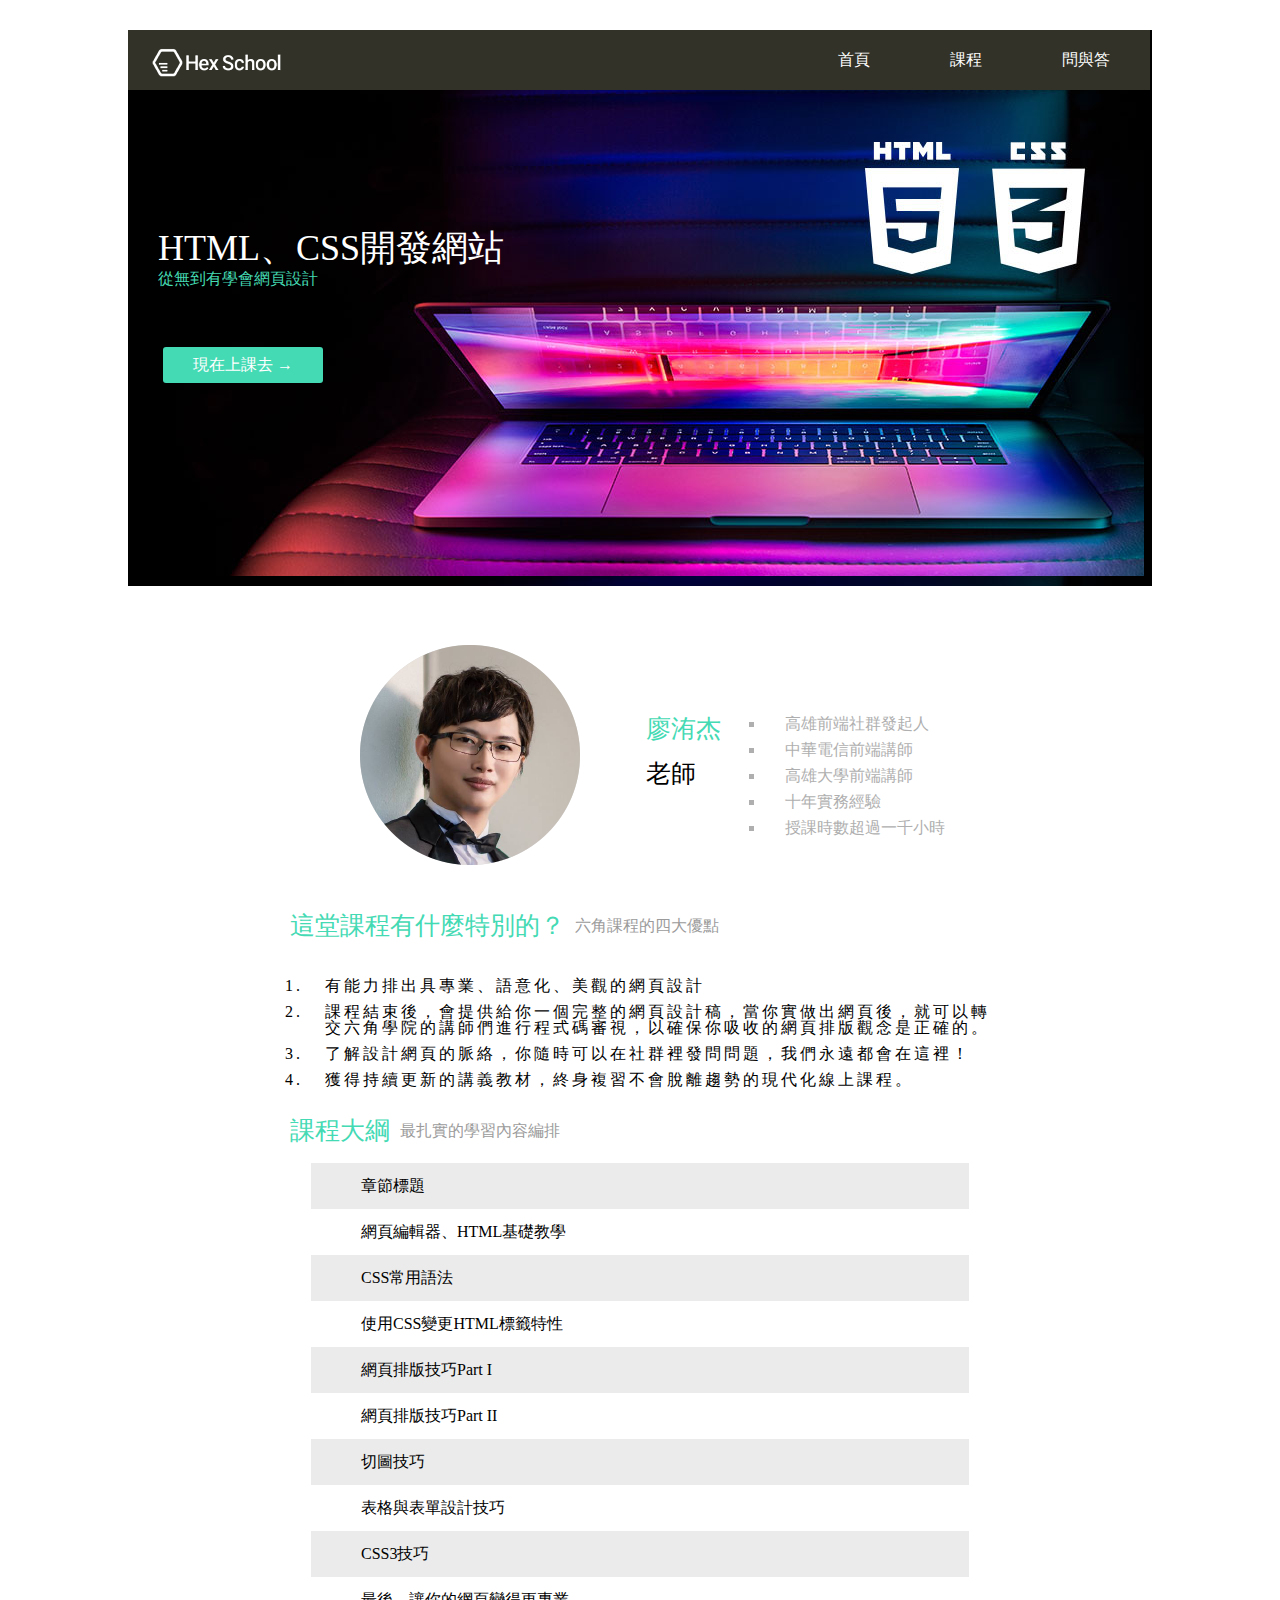
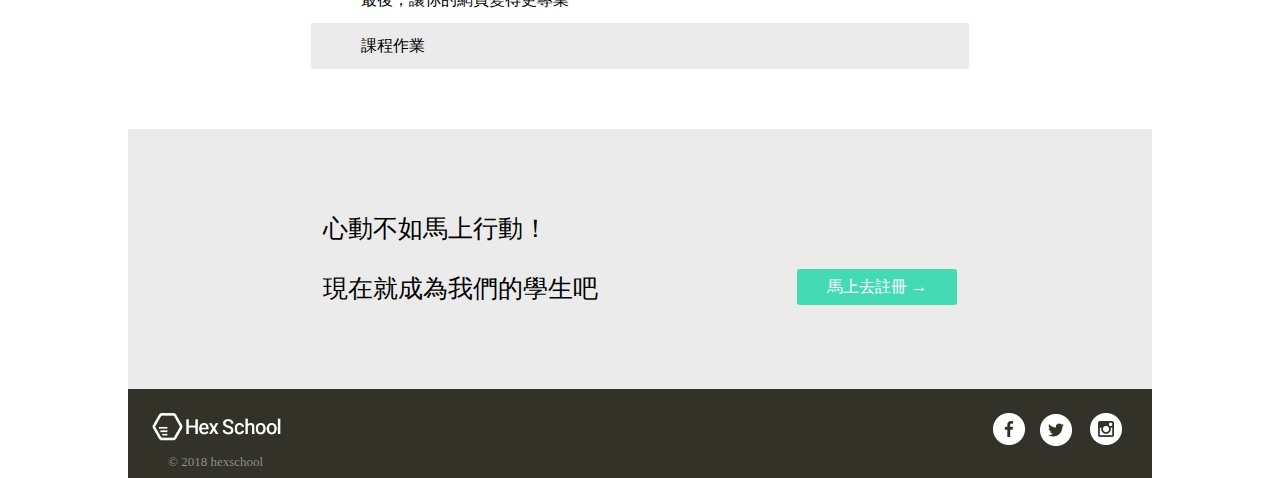
<file: course.html>
<!DOCTYPE html>
<html lang="en">
<head>
    <meta charset="UTF-8">
    <meta name="viewport" content="width=device-width, initial-scale=1.0">
    <title>六角學院</title>
    <link rel="icon" href="https://www.hexschool.com/favicon.ico">
    <meta property="og:title" content=" 帶你學到會的線上課程  | 六角學院">
    <meta property="og:description" content=" 打破影音課程售後不理，我們在線上等著你。 ">
    <meta property="og:image" content="https://firebasestorage.googleapis.com/v0/b/hexschool-api.appspot.com/o/web%2Forder%2Fhtml_new.png?alt=media&amp;token=5374874e-0efe-491f-be41-8c5b8ef75730">
    <meta property="fb:app_id" content="760173380749493">
    <meta property="og:site_name" content="六角學院">
    <meta property="og:locale" content="zh_TW">
    <link rel="alternative" href="https://www.hexschool.com/atom.xml" title="六角學院" type="application/atom+xml">
    <meta content=" 打破影音課程售後不理，我們在線上等著你。 " name="description">
    <meta content="線上課程, 網頁設計, 前端, HTML, CSS, jQuery, javascript" name="keywords">
    <link rel="stylesheet" href="style.css">
</head>
<body>
    <div class="wrap">
        <header>
            <div class="jumbotronCourse">
                <div class="jumbotronCourse-font">
                <h2>HTML、CSS開發網站</h2>
                <p>從無到有學會網頁設計</p>
                    <a href="#">
                        <div class="jumbotronCourse-btn">
                            <p>現在上課去 → </p>	
                        </div>
                    </a>
                </div>
            </div>
        </header>
        <nav>
            <h1><a href="#">hexschool</a></h1>
            <ul class="topmenu">
    
                <li><a href="index.html">首頁</a></li>
                <li><a href="course.html">課程</a></li>
                <li><a href="paq.html">問與答</a></li>
            </ul>
        </nav>
        <div class="content">
                <div class="teacherInfo">
                    <div class="teach">
                        <img src="img/teacher.jpg" alt="老師照片">	
                    </div>
                    <div class="teach-name">
                        <h3>廖洧杰</h3>
                        <p>老師</p>
                    </div>
                    <div class="teach-expe">
                        <ul>
                            <li>高雄前端社群發起人</li>
                            <li>中華電信前端講師</li>
                            <li>高雄大學前端講師</li>
                            <li>十年實務經驗</li>
                            <li>授課時數超過一千小時</li>
                        </ul>
                    </div>
                </div>
                
                    <div class="courseTitle">
                        <h3>這堂課程有什麼特別的？</h3>
                        <span>六角課程的四大優點</span>
                     </div>
                     <div class="courseIntro">
                        <ol>
                            <li>有能力排出具專業、語意化、美觀的網頁設計</li>
                            <li>課程結束後，會提供給你一個完整的網頁設計稿，當你實做出網頁後，就可以轉交六角學院的講師們進行程式碼審視，以確保你吸收的網頁排版觀念是正確的。</li>
                            <li>了解設計網頁的脈絡，你隨時可以在社群裡發問問題，我們永遠都會在這裡！</li>
                            <li>獲得持續更新的講義教材，終身複習不會脫離趨勢的現代化線上課程。</li>
                        </ol>
                     </div>
                
                        <div class="courseTitle">
                            <h3>課程大綱</h3>
                            <span>最扎實的學習內容編排</span>
                         </div>
                        <div class="table-wrapper">
                            <table>
                                <tr>
                                    <td>章節標題</td>
                                </tr>
                                <tr>
                                    <td>網頁編輯器、HTML基礎教學</td>
                                </tr>
                                <tr>
                                    <td>CSS常用語法</td>
                                </tr>
                                <tr>
                                    <td>使用CSS變更HTML標籤特性</td>
                                </tr>
                                <tr>
                                    <td>網頁排版技巧Part I</td>
                                </tr>
                                <tr>
                                    <td>網頁排版技巧Part II</td>
                                </tr>
                                <tr>
                                    <td>切圖技巧</td>
                                </tr>
                                <tr>
                                    <td>表格與表單設計技巧</td>
                                </tr>
                                <tr>
                                    <td>CSS3技巧</td>
                                </tr>
                                <tr>
                                    <td>最後，讓你的網頁變得更專業</td>
                                </tr>
                                <tr>
                                    <td>課程作業</td>
                                </tr>
                            </table>
                        </div>
    
           
        </div>

        <div class="info">
            <div class="infotext">
            <p>心動不如馬上行動！<br>現在就成為我們的學生吧</p>
        </div>
        <div class="info-btn">
            <div class="jumbotron-btn">
                <p>馬上去註冊 → </p>	
            </div>
        </div>
        </div>
    
    <div class="footer">
        <div class="footerLogo">
            <img src="img/footer-logo.png" alt="六角logo">
            <p>© 2018 hexschool</p>
        </div>
        <div class="footerNav">
            <ul class="iconList">
                <li><img src="img/fbicon.png" alt="fbicon"></li>
                <li><img src="img/twittericon.png" alt="twittericon"></li>
                <li><img src="img/instagramicon.png" alt="instagramicon"></li>
            </ul>
        </div>
    </div>
        
    </div>
   
</body>
</html>
</file>
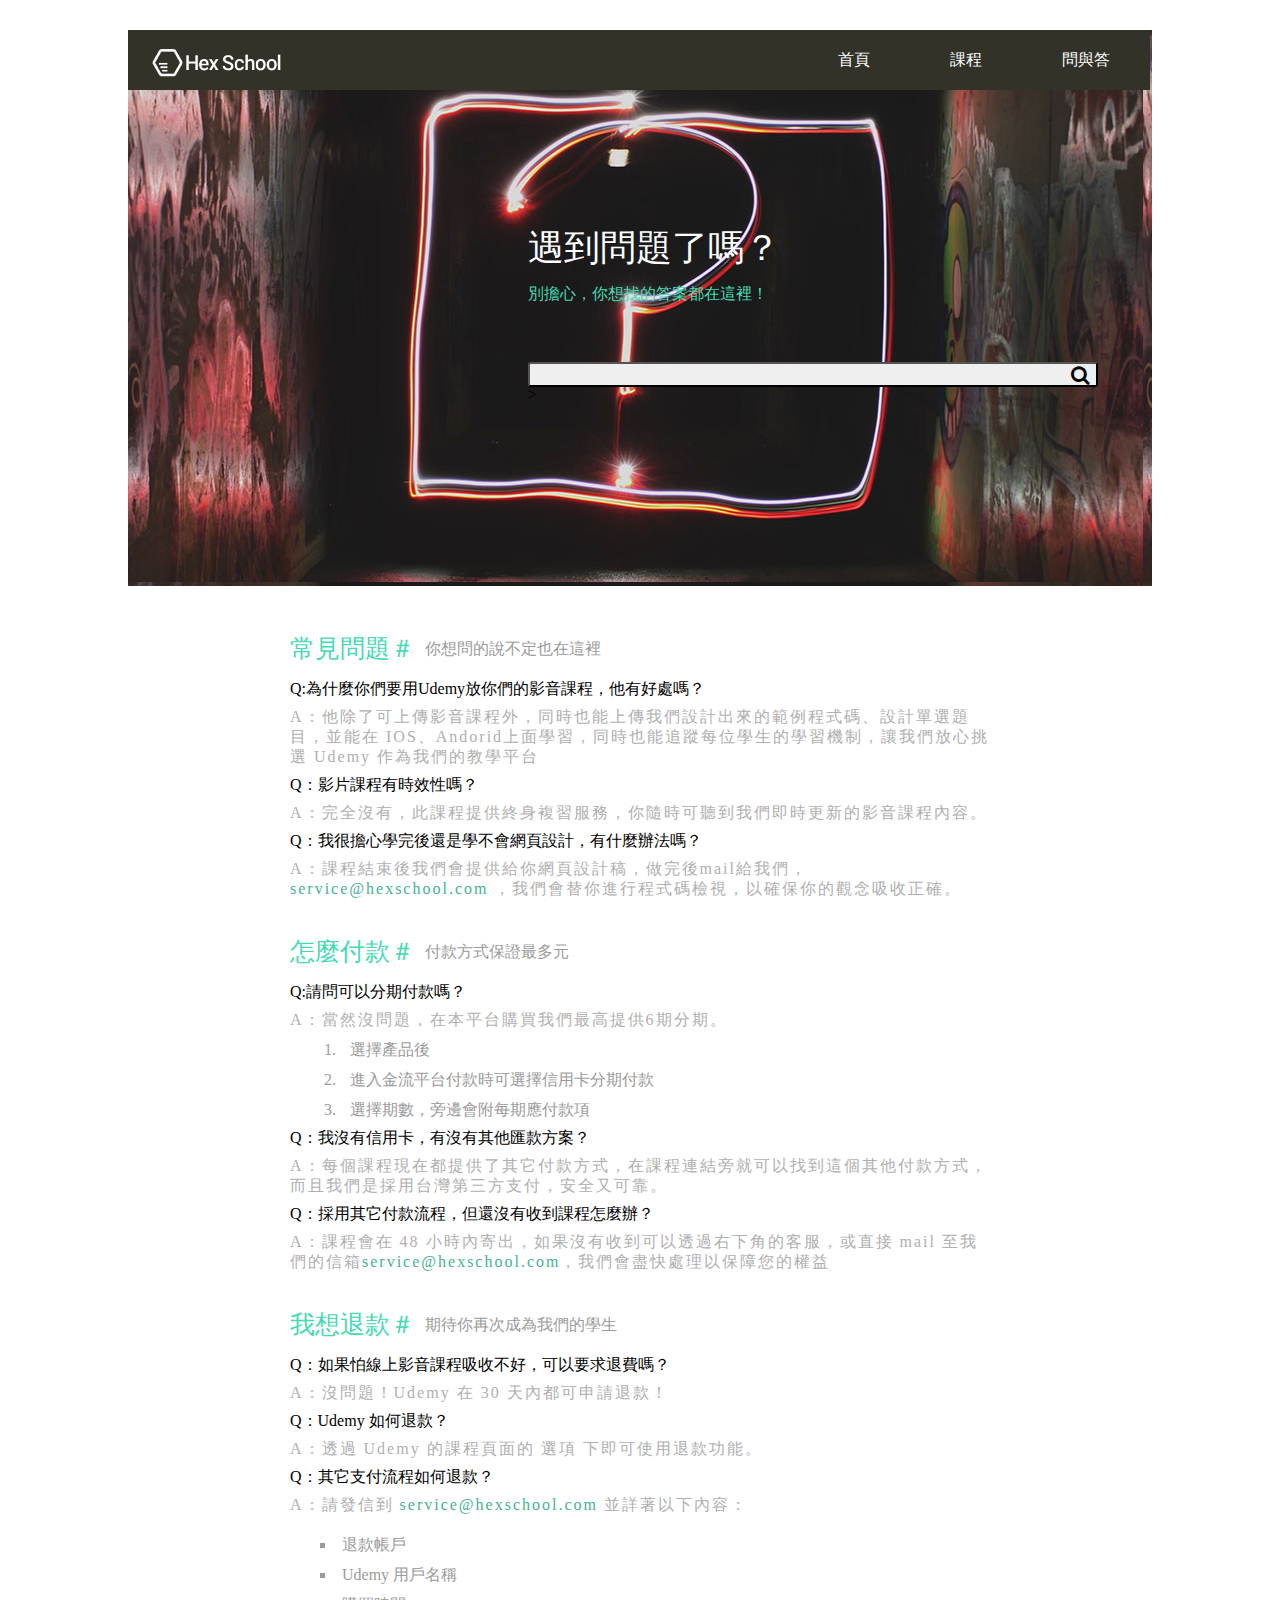
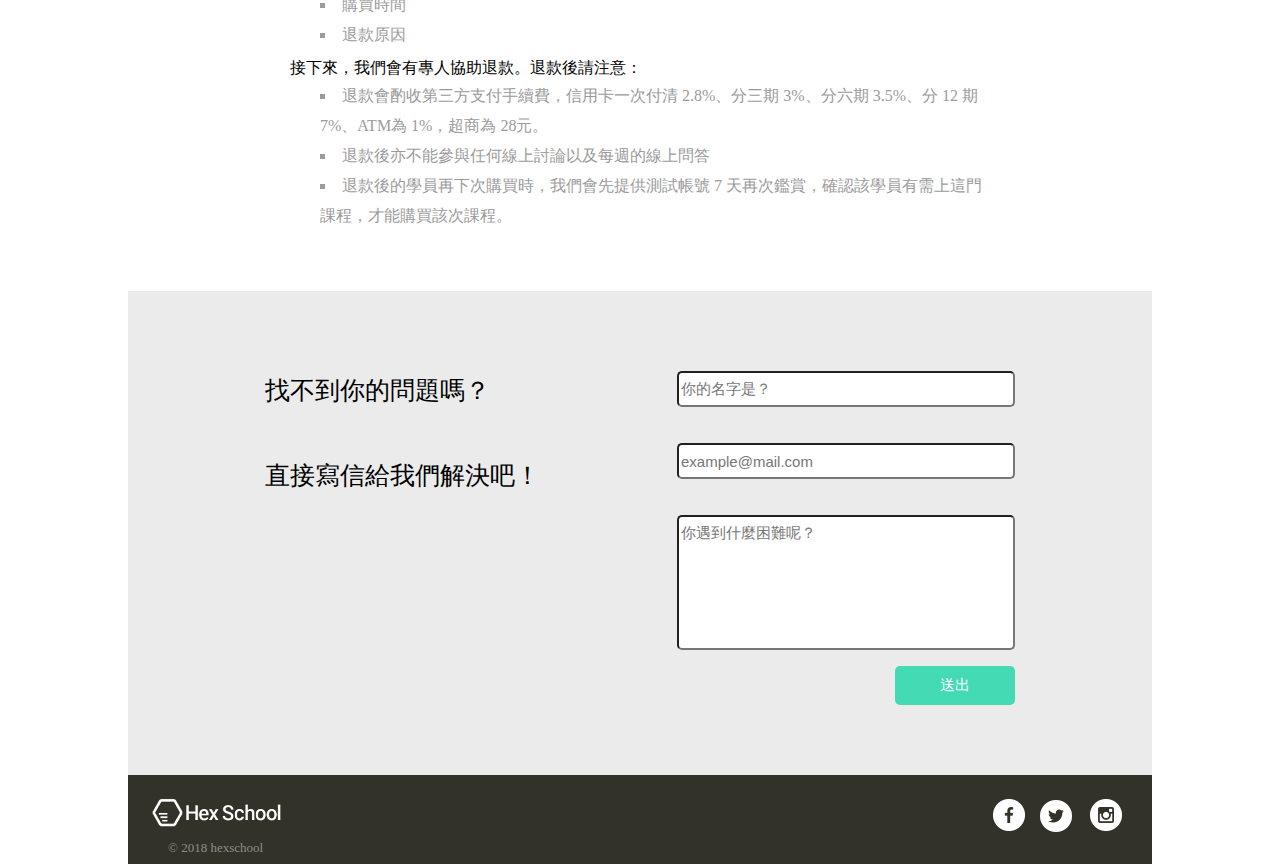
<file: paq.html>
<!DOCTYPE html>
<html lang="en">
<head>
    <meta charset="UTF-8">
    <meta name="viewport" content="width=device-width, initial-scale=1.0">
    <title>六角學院</title>
    <link rel="icon" href="https://www.hexschool.com/favicon.ico">
    <meta property="og:title" content=" 帶你學到會的線上課程  | 六角學院">
    <meta property="og:description" content=" 打破影音課程售後不理，我們在線上等著你。 ">
    <meta property="og:image" content="https://firebasestorage.googleapis.com/v0/b/hexschool-api.appspot.com/o/web%2Forder%2Fhtml_new.png?alt=media&amp;token=5374874e-0efe-491f-be41-8c5b8ef75730">
    <meta property="fb:app_id" content="760173380749493">
    <meta property="og:site_name" content="六角學院">
    <meta property="og:locale" content="zh_TW">
    <link rel="alternative" href="https://www.hexschool.com/atom.xml" title="六角學院" type="application/atom+xml">
    <meta content=" 打破影音課程售後不理，我們在線上等著你。 " name="description">
    <meta content="線上課程, 網頁設計, 前端, HTML, CSS, jQuery, javascript" name="keywords">
    <link rel="stylesheet" href="style.css">
    <link rel="stylesheet" href="https://cdnjs.cloudflare.com/ajax/libs/font-awesome/4.7.0/css/font-awesome.min.css">

</head>
<body>
    <div class="wrap">
        <header>
            <div class="jumbotronPaq">
                <div class="jumbotronPaq-font">
                    <h2>遇到問題了嗎？</h2>
                    <p>別擔心，你想找的答案都在這裡！</p>
                    <div class="search">
                        <button type="submit"><i class="fa fa-search"></i></button>
                    </div>
                </div>
                >
            </div>
        </header>
        <nav>
            <h1><a href="#">hexschool</a></h1>
            <ul class="topmenu">
    
                <li><a href="index.html">首頁</a></li>
                <li><a href="course.html">課程</a></li>
                <li><a href="paq.html">問與答</a></li>
            </ul>
        </nav>
        <div class="content">
            <div class="coursePaq">
                <div class="paqQuestion">
                    <div class="courseTitle">
                        <h3>常見問題＃</h3>
                        <span>你想問的說不定也在這裡</span>
                    </div>
                    
                    <h4>Q:為什麼你們要用Udemy放你們的影音課程，他有好處嗎？</h4>
                    <p>A：他除了可上傳影音課程外，同時也能上傳我們設計出來的範例程式碼、設計單選題目，並能在 IOS、Andorid上面學習，同時也能追蹤每位學生的學習機制，讓我們放心挑選 Udemy 作為我們的教學平台</p>
                    <h4>Q：影片課程有時效性嗎？</h4>	
                    <p>A：完全沒有，此課程提供終身複習服務，你隨時可聽到我們即時更新的影音課程內容。</p>
                    <h4>Q：我很擔心學完後還是學不會網頁設計，有什麼辦法嗎？</h4>
                    <p>A：課程結束後我們會提供給你網頁設計稿，做完後mail給我們，<span class="color">service@hexschool.com</span>
                    ，我們會替你進行程式碼檢視，以確保你的觀念吸收正確。</p>
                </div>
                
                <div class="paqPayment">
                    <div class="courseTitle">
                        <h3>怎麼付款＃</h3>
                        <span>付款方式保證最多元</span>
                    </div>
                    
                    <h4>Q:請問可以分期付款嗎？</h4>
                    <p>A：當然沒問題，在本平台購買我們最高提供6期分期。</p>
                    <ol>
                        <li>選擇產品後</li>
                        <li>進入金流平台付款時可選擇信用卡分期付款</li>
                        <li>選擇期數，旁邊會附每期應付款項</li>
                    </ol>
                    <h4>Q：我沒有信用卡，有沒有其他匯款方案？</h4>	
                    <p>A：每個課程現在都提供了其它付款方式，在課程連結旁就可以找到這個其他付款方式，而且我們是採用台灣第三方支付，安全又可靠。</p>
    
                    <h4>Q：採用其它付款流程，但還沒有收到課程怎麼辦？</h4>
                    <p>A：課程會在 48 小時內寄出，如果沒有收到可以透過右下角的客服，或直接 mail 至我們的信箱<span class="color">service@hexschool.com</span>，我們會盡快處理以保障您的權益</p>
                </div>
            
                <div class="paqRefund">
                    <div class="courseTitle">
                        <h3>我想退款＃</h3>
                        <span>期待你再次成為我們的學生</span>
                    </div>
                    
                    <h4>Q：如果怕線上影音課程吸收不好，可以要求退費嗎？</h4>	
                    <p>A：沒問題！Udemy 在 30 天內都可申請退款！</p>
                    <h4>Q：Udemy 如何退款？</h4>
                    <p>A：透過 Udemy 的課程頁面的 選項 下即可使用退款功能。</p>
                    <h4>Q：其它支付流程如何退款？</h4>
                    <p>A：請發信到 <span class="color">service@hexschool.com </span>  
                    並詳著以下內容：</p>
                    <ul>
                        <li>退款帳戶</li>
                        <li>Udemy 用戶名稱</li>
                        <li>購買時間</li>
                        <li>退款原因</li>
                    </ul>
                    <h4>接下來，我們會有專人協助退款。退款後請注意：</h4>
                    <ul>
                        <li>退款會酌收第三方支付手續費，信用卡一次付清 2.8%、分三期 3%、分六期 3.5%、分 12 期 7%、ATM為 1%，超商為 28元。</li>
                        <li>退款後亦不能參與任何線上討論以及每週的線上問答</li>
                        <li>退款後的學員再下次購買時，我們會先提供測試帳號 7 天再次鑑賞，確認該學員有需上這門課程，才能購買該次課程。</li>
                    </ul>
                </div>
            
			</div>
        </div>
        <div class="info">
			<div class="infotext">
				<p>找不到你的問題嗎？</p><br>
				<p>直接寫信給我們解決吧！</p>
			</div>
			<div class="infodetail">
				<div class="input-wrapper">
					<input class="name-input" type="text" value="你的名字是？"></div>
					<br>
					<div class="input-wrapper">
						<input class="email-input" type="text" value="example@mail.com"></div>
						<br>
						<div class="input-wrapperText">
							<input class="text-input" type="text" value="你遇到什麼困難呢？"></div>
							<br>
							<input class="submit" type="submit" value="送出">
						</div>
					</div>
        
        <div class="footer">
        <div class="footerLogo">
            <img src="img/footer-logo.png" alt="六角logo">
            <p>© 2018 hexschool</p>
        </div>
        <div class="footerNav">
            <ul class="iconList">
                <li><img src="img/fbicon.png" alt="fbicon"></li>
                <li><img src="img/twittericon.png" alt="twittericon"></li>
                <li><img src="img/instagramicon.png" alt="instagramicon"></li>
            </ul>
        </div>
    </div>
        
    </div>
</body>
</html>
</file>
<file: style.css>
html, body, div, span, applet, object, iframe,
h1, h2, h3, h4, h5, h6, p, blockquote, pre,
a, abbr, acronym, address, big, cite, code,
del, dfn, em, img, ins, kbd, q, s, samp,
small, strike, strong, sub, sup, tt, var,
b, u, i, center,
dl, dt, dd, ol, ul, li,
fieldset, form, label, legend,
table, caption, tbody, tfoot, thead, tr, th, td,
article, aside, canvas, details, embed, 
figure, figcaption, footer, header, hgroup, 
menu, nav, output, ruby, section, summary,
time, mark, audio, video {
	margin: 0;
	padding: 0;
	border: 0;
	font-size: 100%;
	font: inherit;
	vertical-align: baseline;
}
/* HTML5 display-role reset for older browsers */
article, aside, details, figcaption, figure, 
footer, header, hgroup, menu, nav, section {
	display: block;
}
body {
	line-height: 1;
}
ol, ul {
	list-style: none;
}
blockquote, q {
	quotes: none;
}
blockquote:before, blockquote:after,
q:before, q:after {
	content: '';
	content: none;
}
table {
	border-collapse: collapse;
	border-spacing: 0;
}


.wrap {
    max-width: 1024px;
    margin-right: auto;
    margin-left: auto;
    margin-top: 30px;
    position: relative;
}

nav{
    background-color: rgba(50,50,40,1.0);
    position: absolute;
    top: 0;
    left: 0;
    display: flex;
    justify-content: space-between;
    width: 1022px;
    padding-top: 5px;
    padding-bottom: 5px;
}
nav h1 a{
    background-image: url(img/footer-logo.png);
    width: 151px;
	height: 50px;
	display: block;
	text-indent: 101%;
	overflow: hidden;
    white-space: nowrap;
    margin-left: 10px;
}
.topmenu{
    display: flex;
    justify-content: space-between;
    align-items: center;
}

.topmenu li{
    padding-right: 40px;
    padding-left: 40px;
}

.topmenu li a {
    text-decoration: none;
    display: block;
    color: #fff;
    padding-top: 10px;
    padding-bottom: 10px;
}

.topmenu li a:hover{
    color: #00ffa2;
    border-bottom:  3px solid #00ffa2;
    padding-bottom: 20px;
}

.jumbotron{
    position: relative;
    background-image: url(img/indeximg.jpg);
    height: 556px;
    max-width: 100%;
}

.jumbotron-font{
    position: absolute;
    top: 200px;
    left: 30px;
}
.jumbotron-font h2{
	font-size: 36px;
	color: #44dab4;
    font-family:serif,sans-serif,cursive,fantasy,monospace;
    padding-bottom: 30px;
}
.jumbotron-font span{
	font-size: 40px;
	color: #fff;
}

.jumbotron-btn p{
    background-color: #44dab4; 
	border: none;
	border-radius: 3px;
	color: white;
	padding: 10px 30px;
	text-align: center;
	display: inline-block;
	font-size: 16px;
	margin-left: 5px;
	margin-top: 20px;
}

.jumbotron-btn p:hover{
    cursor: pointer;
}

.jumbotronCourse{
    position: relative;
    background-image: url(img/courseimg.jpg);
    height: 556px;
    background-size:auto;
}

.jumbotronCourse-font{
    position: absolute;
    top: 200px;
    left: 30px;
}
.jumbotronCourse-font h2{
	font-size: 36px;
	color: #fff;
    font-family:serif,sans-serif,cursive,fantasy,monospace;
    padding-bottom: 5px;
}
.jumbotronCourse-font p{
    color: #44dab2;
    padding-bottom: 40px;
}

.jumbotronPaq{
    position: relative;
    background-image: url(img/qaaimg.jpg);
    height: 556px;
    background-size:auto;
}

.jumbotronPaq-font{
    position: absolute;
    top: 200px;
    left: 400px;
}

.jumbotronPaq-font h2{
	font-size: 36px;
	color: #fff;
    font-family:serif,sans-serif,cursive,fantasy,monospace;
}
.jumbotronPaq-font p{
    color: #44dab2;
    padding-top: 20px;
    padding-bottom: 40px;
}

.jumbotronCourse-btn p{
    background-color: #44dab4; 
	border: none;
	border-radius: 3px;
	color: white;
	padding: 10px 30px;
	text-align: center;
	display: inline-block;
	font-size: 16px;
	margin-left: 5px;
	margin-top: 20px;
}

.jumbotronCourse-btn p:hover{
    cursor: pointer;
}

.menu {
    display: flex;
}

.menu li{
    width: 80px;
    text-align: center;
}
.menu li a{
    display: block;
    text-decoration: none;
    color: #fff;
    padding-top: 10px;
    padding-bottom: 10px;

}
.menu li a:hover{
    color: #00ffa2;
    border-bottom: 1px solid #00ffa2;
}
.search{
	text-align: center;
	margin-top: 20px;
}
.search button{
	width: 570px;
	height: 25px;
	border-radius: 3px;
}
.search i{
	font-size: 20px;
	float: right;
}
.content{
    margin-top: 50px;
    margin-right: auto;
    margin-left: auto;
    width: 700px;
    margin-bottom: 60px;
}
.contentIndex{
    margin-top: 30px;
}

.courseNav{
    display: flex;
    justify-content: space-between;
    align-items: center;
    margin-bottom: 20px;
}
.courseTitle h3{
	color: #44dab4;
	font-size: 25px;
}
.courseTitle span{
	color: #9b9b9b;
	font-size: 16px;
	padding-left: 10px;
}
.courseTitle-btn p {
	border: 1px solid #44dab4;
	border-radius: 3px;
	color: #44dab4;
	padding: 3px;
	letter-spacing: 1px;
}
.courseTitle-btn p:hover{
        cursor: pointer;
}
.courseFee{
    margin-top: 30px;
}

.course{
    display: flex;
    justify-content: space-around;
}
.courseItem{
    width: 300px;
    border: 1px solid #fff;
	width: 270px;
	height: 270px;
	-webkit-box-shadow: 0 3px 8px  #ccc;  
	-moz-box-shadow: 0 3px 8px #ccc;  
	box-shadow:0 3px 8px #ccc;
	text-align: center;
	margin-right: 30px;
	padding: 5px;
}
.courseItem h2{
    text-align: center;
    font-size: 20px;
    padding-bottom: 15px;
}
.courseItem p{
    color: #9b9b9b;
	line-height: 25px;
	display: inline;
	word-spacing: 3px;
}
.coursePaq p{
    color: #afafaf;
    letter-spacing: 2px;
    line-height: 20px;
    padding-top: 10px;
    padding-bottom: 10px;
}

.diff{
    margin-top: 20px;
    margin-left: 65px;
}
.diff tr, .diff th, .diff td{
	border-top: 1px solid #ebebeb;
	border-bottom: 1px solid #ebebeb;
	text-align: center;
	padding:20px 65px 20px 60px;
	white-space: nowrap;
}
.diff th{
	background-color: #f7f7f7;
	color: black;
	font-weight:bold;
}

.color {
	color:#42b392;
}
.teacherInfo{
    display: flex;
    justify-content: space-evenly;
    margin-bottom: 30px;
}

.courseIntro{
    margin-bottom: 20px;
    display: flex;
    flex-direction: column;
    align-items: center;
}
.table-wrapper{
  display: flex;
  flex-direction: column;
  align-items: center; 
  margin-top: 20px;
}
.courseTitle{
    display: flex;
    align-items: center;
    margin-bottom: 20px;
}
.course-title{
    display: flex;
    align-items: center;
    justify-content: baseline;
}
.courseIntro ol{
    list-style-type: decimal;
	margin-left: 20px;
	margin-top: 20px;
	width: 680px;
}
.courseIntro li{
	padding-bottom: 10px;
    padding-left: 15px;
    letter-spacing:3px;
}
.teach-name h3{
	color: #44dab4;
	font-size: 25px;
	padding-top: 80px;
	padding-bottom: 20px;
}
.teach-name p{
	font-size: 25px;
	color: #000;
}
.teach-expe{
	color: #afafaf;
}
.teach-expe ul{
	list-style: square;
	margin-top: 80px;
}
.teach-expe li{
	padding-left: 20px;
	padding-bottom: 10px;
}

.info{
    background-color: #ebebeb;
    margin-top: 50px;	  
    display: flex;
    justify-content: space-evenly;
    padding-bottom: 70px;
}
.infotext{
	margin-top: 70px;
	font-size: 25px;
}
.infotext p{
    line-height: 60px;
}
.infodetail{
    margin-top: 80px;
    display: flex;
    flex-direction: column;
    align-items: flex-end;
    align-self: center;
}

.info-btn{
   margin-top: 120px;
}

.input-wrapper input{
	height: 30px;
	width: 330px;
	color: #777;
	font-size: 15px;
    border-radius: 5px;
}
.input-wrapper{
    margin-bottom: 20px;
}
.input-wrapperText .text-input {
    height: 30px;
	width: 330px;
	color: #777;
	font-size: 15px;
	border-radius: 5px;
	padding-bottom: 100px;
}
.submit{
	background-color: #44dab4; 
	border: none;
	color: white;
	padding: 10px ;
	width: 120px;
	text-align: center;
	text-decoration: none;
	display: inline-block;
	font-size: 15px;
	border-radius: 5px;
}
.submit:hover{
    cursor: pointer;
}


.table-wrapper tr:nth-child(even) {
	background: #fff;
}

.table-wrapper tr:nth-child(odd) {
	background-color: #ebebeb;
}

.table-wrapper td{
	text-align: left;
	padding:15px 400px 15px 50px;
}
.paqPayment{
    margin-top: 30px;
    margin-bottom: 30px;
}
.paqPayment ol{
    list-style-type: decimal;
    color: #9b9b9b;
    margin-left: 50px;
}
.paqPayment li{
    padding-bottom: 10px;
    line-height: 20px;
    padding-left: 10px;
}
.paqRefund ul{
    list-style-type: square;
	padding-left: 30px;
    color: #9b9b9b;
    margin-bottom: 10px;
    margin-top: 5px;
}
.paqRefund li{
    list-style-position: inside;
    line-height: 30px;
}

.footer{
	background-color: #323228;
    color: #fff;
    display: flex;
    justify-content: space-between;
}
.footerLogo{
    margin: 10px;
}
.footerLogo p{
	color: #8d8d8c;
	font-size: 13px;
	margin-left: 30px;
}
.iconList{
    margin: 20px;
    display: flex;
    justify-content: space-between;
    align-items: center;
}
.iconList li:hover{
    cursor: pointer;
}
</file>
